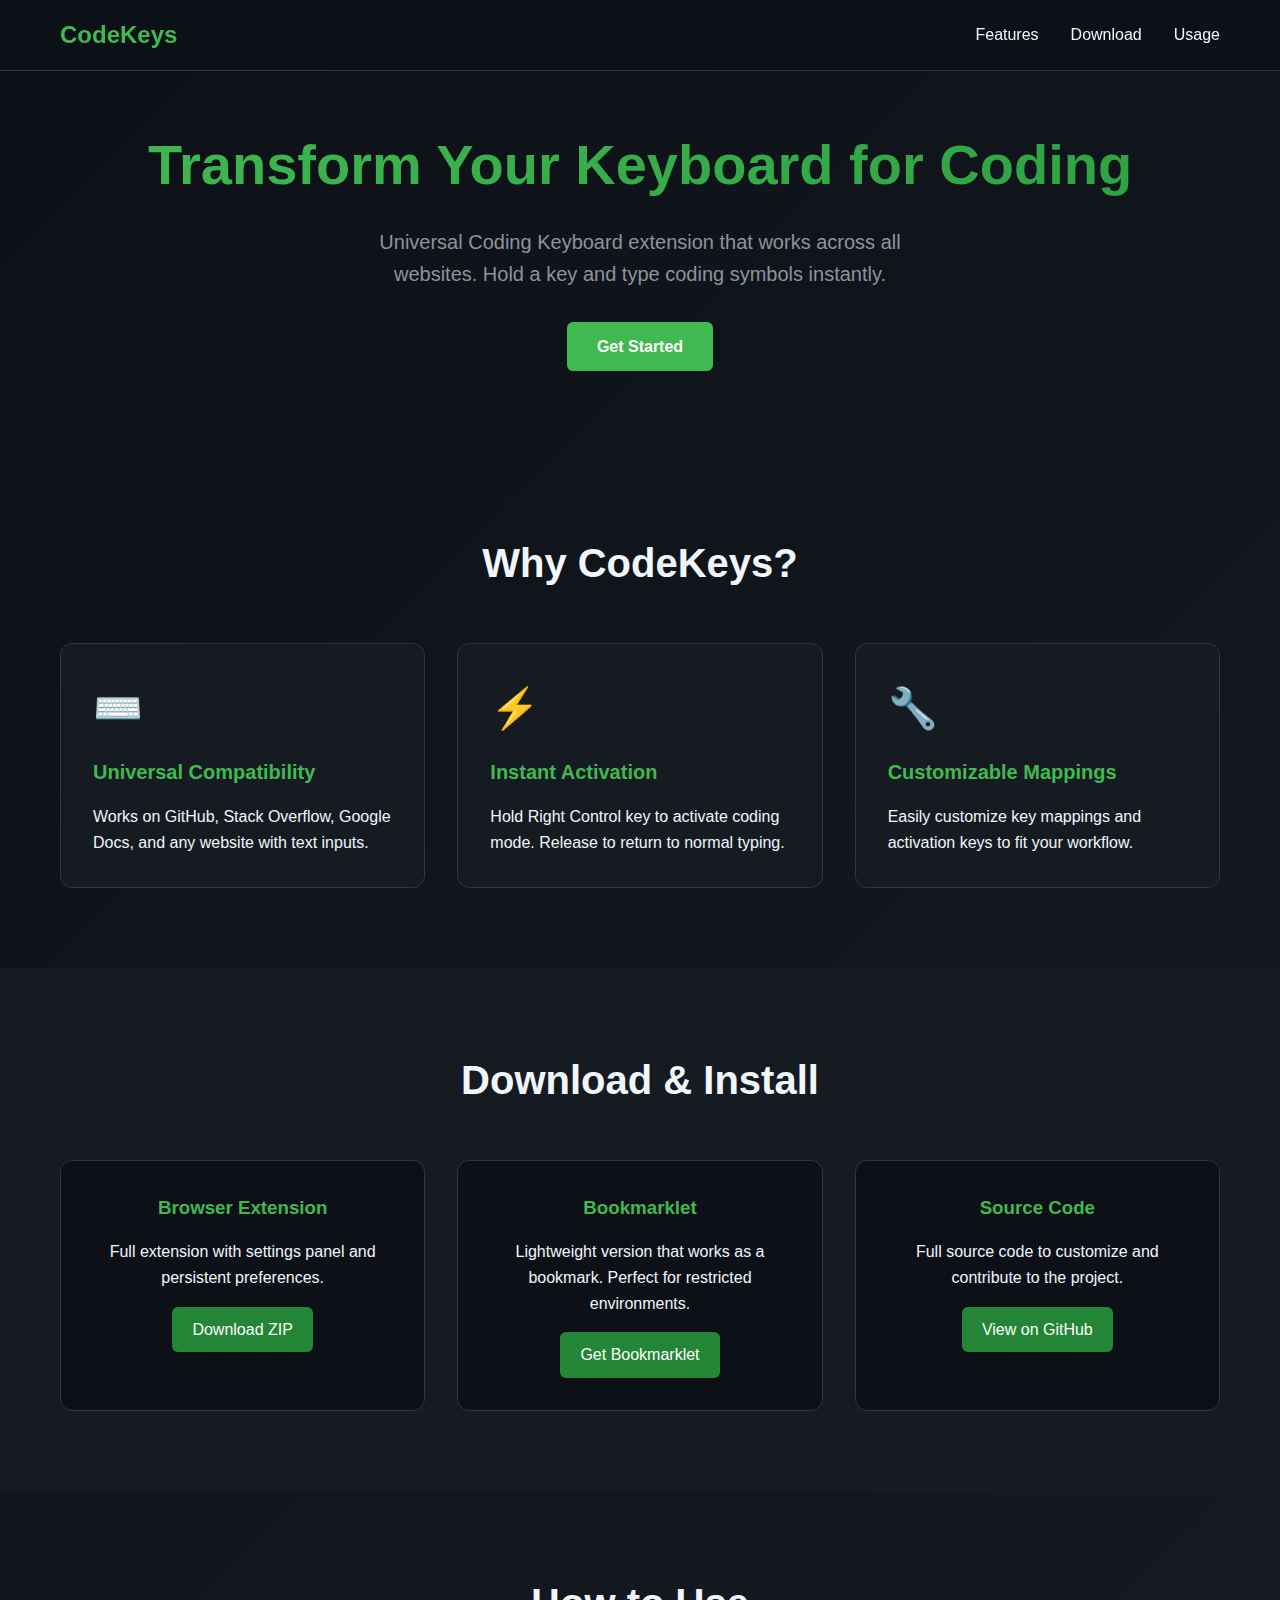
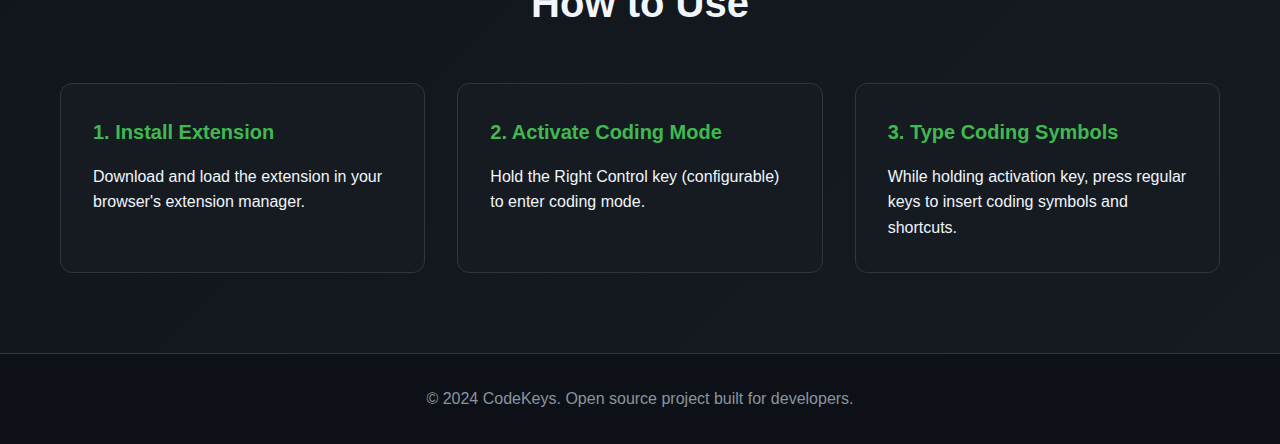
<file: index.html>
<!DOCTYPE html>
<html lang="en">
<head>
    <meta charset="UTF-8">
    <meta name="viewport" content="width=device-width, initial-scale=1.0">
    <title>CodeKeys - Universal Coding Keyboard</title>
    <style>
        * {
            margin: 0;
            padding: 0;
            box-sizing: border-box;
        }

        body {
            font-family: -apple-system, BlinkMacSystemFont, 'Segoe UI', sans-serif;
            background: linear-gradient(135deg, #0d1117 0%, #161b22 100%);
            color: #f0f6fc;
            line-height: 1.6;
        }

        .container {
            max-width: 1200px;
            margin: 0 auto;
            padding: 0 20px;
        }

        /* Header */
        header {
            background: rgba(13, 17, 23, 0.95);
            backdrop-filter: blur(10px);
            border-bottom: 1px solid #30363d;
            position: fixed;
            width: 100%;
            top: 0;
            z-index: 1000;
        }

        .nav {
            display: flex;
            justify-content: space-between;
            align-items: center;
            padding: 1rem 0;
        }

        .logo {
            font-size: 1.5rem;
            font-weight: 700;
            color: #3fb950;
            text-decoration: none;
        }

        .nav-links {
            display: flex;
            gap: 2rem;
        }

        .nav-links a {
            color: #f0f6fc;
            text-decoration: none;
            transition: color 0.3s;
        }

        .nav-links a:hover {
            color: #3fb950;
        }

        /* Hero Section */
        .hero {
            padding: 120px 0 80px;
            text-align: center;
        }

        .hero h1 {
            font-size: 3.5rem;
            margin-bottom: 1rem;
            background: linear-gradient(135deg, #3fb950 0%, #2ea043 100%);
            -webkit-background-clip: text;
            -webkit-text-fill-color: transparent;
        }

        .hero p {
            font-size: 1.25rem;
            color: #8b949e;
            margin-bottom: 2rem;
            max-width: 600px;
            margin-left: auto;
            margin-right: auto;
        }

        .cta-button {
            display: inline-block;
            background: #3fb950;
            color: white;
            padding: 12px 30px;
            border-radius: 6px;
            text-decoration: none;
            font-weight: 600;
            transition: background 0.3s;
        }

        .cta-button:hover {
            background: #2ea043;
        }

        /* Features */
        .features {
            padding: 80px 0;
        }

        .section-title {
            text-align: center;
            font-size: 2.5rem;
            margin-bottom: 3rem;
            color: #f0f6fc;
        }

        .features-grid {
            display: grid;
            grid-template-columns: repeat(auto-fit, minmax(300px, 1fr));
            gap: 2rem;
        }

        .feature-card {
            background: #161b22;
            border: 1px solid #30363d;
            border-radius: 12px;
            padding: 2rem;
            transition: transform 0.3s, border-color 0.3s;
        }

        .feature-card:hover {
            transform: translateY(-5px);
            border-color: #3fb950;
        }

        .feature-icon {
            font-size: 2.5rem;
            margin-bottom: 1rem;
        }

        .feature-card h3 {
            font-size: 1.25rem;
            margin-bottom: 1rem;
            color: #3fb950;
        }

        /* Download Section */
        .download {
            padding: 80px 0;
            text-align: center;
            background: #161b22;
        }

        .download-options {
            display: grid;
            grid-template-columns: repeat(auto-fit, minmax(250px, 1fr));
            gap: 2rem;
            margin-top: 3rem;
        }

        .download-card {
            background: #0d1117;
            border: 1px solid #30363d;
            border-radius: 12px;
            padding: 2rem;
        }

        .download-card h3 {
            color: #3fb950;
            margin-bottom: 1rem;
        }

        .download-btn {
            display: inline-block;
            background: #238636;
            color: white;
            padding: 10px 20px;
            border-radius: 6px;
            text-decoration: none;
            margin-top: 1rem;
            transition: background 0.3s;
        }

        .download-btn:hover {
            background: #2ea043;
        }

        /* Footer */
        footer {
            background: #0d1117;
            border-top: 1px solid #30363d;
            padding: 2rem 0;
            text-align: center;
            color: #8b949e;
        }

        /* Responsive */
        @media (max-width: 768px) {
            .hero h1 {
                font-size: 2.5rem;
            }
            
            .nav-links {
                display: none;
            }
        }
    </style>
</head>
<body>
    <header>
        <div class="container">
            <nav class="nav">
                <a href="#" class="logo">CodeKeys</a>
                <div class="nav-links">
                    <a href="#features">Features</a>
                    <a href="#download">Download</a>
                    <a href="#usage">Usage</a>
                </div>
            </nav>
        </div>
    </header>

    <section class="hero">
        <div class="container">
            <h1>Transform Your Keyboard for Coding</h1>
            <p>Universal Coding Keyboard extension that works across all websites. Hold a key and type coding symbols instantly.</p>
            <a href="#download" class="cta-button">Get Started</a>
        </div>
    </section>

    <section id="features" class="features">
        <div class="container">
            <h2 class="section-title">Why CodeKeys?</h2>
            <div class="features-grid">
                <div class="feature-card">
                    <div class="feature-icon">⌨️</div>
                    <h3>Universal Compatibility</h3>
                    <p>Works on GitHub, Stack Overflow, Google Docs, and any website with text inputs.</p>
                </div>
                <div class="feature-card">
                    <div class="feature-icon">⚡</div>
                    <h3>Instant Activation</h3>
                    <p>Hold Right Control key to activate coding mode. Release to return to normal typing.</p>
                </div>
                <div class="feature-card">
                    <div class="feature-icon">🔧</div>
                    <h3>Customizable Mappings</h3>
                    <p>Easily customize key mappings and activation keys to fit your workflow.</p>
                </div>
            </div>
        </div>
    </section>

    <section id="download" class="download">
        <div class="container">
            <h2 class="section-title">Download & Install</h2>
            <div class="download-options">
                <div class="download-card">
                    <h3>Browser Extension</h3>
                    <p>Full extension with settings panel and persistent preferences.</p>
                    <a href="https://github.com/yourusername/coding-keyboard/archive/main.zip" class="download-btn">Download ZIP</a>
                </div>
                <div class="download-card">
                    <h3>Bookmarklet</h3>
                    <p>Lightweight version that works as a bookmark. Perfect for restricted environments.</p>
                    <a href="#bookmarklet" class="download-btn">Get Bookmarklet</a>
                </div>
                <div class="download-card">
                    <h3>Source Code</h3>
                    <p>Full source code to customize and contribute to the project.</p>
                    <a href="https://github.com/yourusername/coding-keyboard" class="download-btn">View on GitHub</a>
                </div>
            </div>
        </div>
    </section>

    <section id="usage" class="features">
        <div class="container">
            <h2 class="section-title">How to Use</h2>
            <div class="features-grid">
                <div class="feature-card">
                    <h3>1. Install Extension</h3>
                    <p>Download and load the extension in your browser's extension manager.</p>
                </div>
                <div class="feature-card">
                    <h3>2. Activate Coding Mode</h3>
                    <p>Hold the Right Control key (configurable) to enter coding mode.</p>
                </div>
                <div class="feature-card">
                    <h3>3. Type Coding Symbols</h3>
                    <p>While holding activation key, press regular keys to insert coding symbols and shortcuts.</p>
                </div>
            </div>
        </div>
    </section>

    <footer>
        <div class="container">
            <p>&copy; 2024 CodeKeys. Open source project built for developers.</p>
        </div>
    </footer>

    <script>
        // Smooth scrolling for navigation links
        document.querySelectorAll('a[href^="#"]').forEach(anchor => {
            anchor.addEventListener('click', function (e) {
                e.preventDefault();
                document.querySelector(this.getAttribute('href')).scrollIntoView({
                    behavior: 'smooth'
                });
            });
        });

        // Add bookmarklet section dynamically
        const bookmarkletCode = `javascript:(function(){${encodeURIComponent(`
            class CodingKeyboard {
                constructor() {
                    this.enabled = true;
                    this.keyMappings = {
                        'semicolon': ';', 'quote': '"', 'backquote': '\`',
                        'bracketLeft': '{', 'bracketRight': '}', 'slash': '/',
                        'backslash': '\\\\', 'equal': '=', 'minus': '-',
                        'comma': ',', 'period': '.', 'KeyP': 'console.log();',
                        'KeyF': 'function() {}', 'KeyA': '=> {}'
                    };
                    this.activationKey = 'ControlRight';
                    this.isActive = false;
                    this.init();
                }
                init() {
                    this.setupEventListeners();
                    this.createStatusIndicator();
                    alert('Coding Keyboard Activated!\\\\nHold RIGHT CONTROL + keys for coding shortcuts.');
                }
                setupEventListeners() {
                    document.addEventListener('keydown', (e) => {
                        if (e.code === this.activationKey) {
                            this.isActive = true;
                            this.updateStatusIndicator();
                            return;
                        }
                        if (this.isActive && this.keyMappings[e.code]) {
                            e.preventDefault();
                            this.insertText(this.keyMappings[e.code]);
                        }
                    }, true);
                    document.addEventListener('keyup', (e) => {
                        if (e.code === this.activationKey) {
                            this.isActive = false;
                            this.updateStatusIndicator();
                        }
                    }, true);
                }
                insertText(text) {
                    const activeElement = document.activeElement;
                    if (activeElement && this.isEditable(activeElement)) {
                        if (activeElement.isContentEditable) {
                            document.execCommand('insertText', false, text);
                        } else if (activeElement.tagName === 'INPUT' || activeElement.tagName === 'TEXTAREA') {
                            const start = activeElement.selectionStart;
                            const end = activeElement.selectionEnd;
                            activeElement.value = activeElement.value.substring(0, start) + text + activeElement.value.substring(end);
                            activeElement.selectionStart = activeElement.selectionEnd = start + text.length;
                        }
                        activeElement.dispatchEvent(new Event('input', {bubbles: true}));
                    }
                }
                isEditable(element) {
                    return (
                        element.tagName === 'TEXTAREA' ||
                        (element.tagName === 'INPUT' && ['text','search','email','url'].includes(element.type)) ||
                        element.isContentEditable
                    );
                }
                createStatusIndicator() {
                    this.statusIndicator = document.createElement('div');
                    this.statusIndicator.innerHTML = '<div style="position:fixed;top:10px;right:10px;z-index:10000;background:#1a1f24;color:white;padding:8px 12px;border-radius:6px;font-family:-apple-system;font-size:12px;border:1px solid #30363d;"><span>CodeKeys: </span><span id="codeKeysStatus">READY</span></div>';
                    document.body.appendChild(this.statusIndicator);
                    this.statusElement = document.getElementById('codeKeysStatus');
                }
                updateStatusIndicator() {
                    if (this.statusElement) {
                        this.statusElement.textContent = this.isActive ? 'ACTIVE' : 'READY';
                        this.statusElement.style.color = this.isActive ? '#3fb950' : '#d29922';
                    }
                }
            }
            if (!window.codingKeyboard) window.codingKeyboard = new CodingKeyboard();
        `)}})();`;

        // Add bookmarklet instructions when clicking the bookmarklet download
        document.addEventListener('click', function(e) {
            if (e.target.getAttribute('href') === '#bookmarklet') {
                e.preventDefault();
                const instructions = `
                    <div style="position:fixed;top:0;left:0;width:100%;height:100%;background:rgba(0,0,0,0.8);display:flex;align-items:center;justify-content:center;z-index:10000;">
                        <div style="background:#161b22;padding:2rem;border-radius:12px;border:1px solid #30363d;max-width:500px;width:90%;">
                            <h3 style="color:#3fb950;margin-bottom:1rem;">Bookmarklet Instructions</h3>
                            <p style="margin-bottom:1rem;">1. Drag this link to your bookmarks bar:</p>
                            <a href="${bookmarkletCode}" style="display:block;background:#238636;color:white;padding:10px;border-radius:6px;text-decoration:none;text-align:center;margin-bottom:1rem;">CodeKeys Bookmarklet</a>
                            <p style="margin-bottom:1rem;">2. Or create a new bookmark with this URL:</p>
                            <textarea style="width:100%;height:80px;background:#0d1117;border:1px solid #30363d;color:#f0f6fc;padding:10px;border-radius:6px;font-family:monospace;font-size:12px;" readonly>${bookmarkletCode}</textarea>
                            <button onclick="this.closest('div').style.display='none'" style="background:#f85149;color:white;border:none;padding:10px 20px;border-radius:6px;cursor:pointer;margin-top:1rem;width:100%;">Close</button>
                        </div>
                    </div>
                `;
                document.body.insertAdjacentHTML('beforeend', instructions);
            }
        });
    </script>
</body>
</html>
</file>
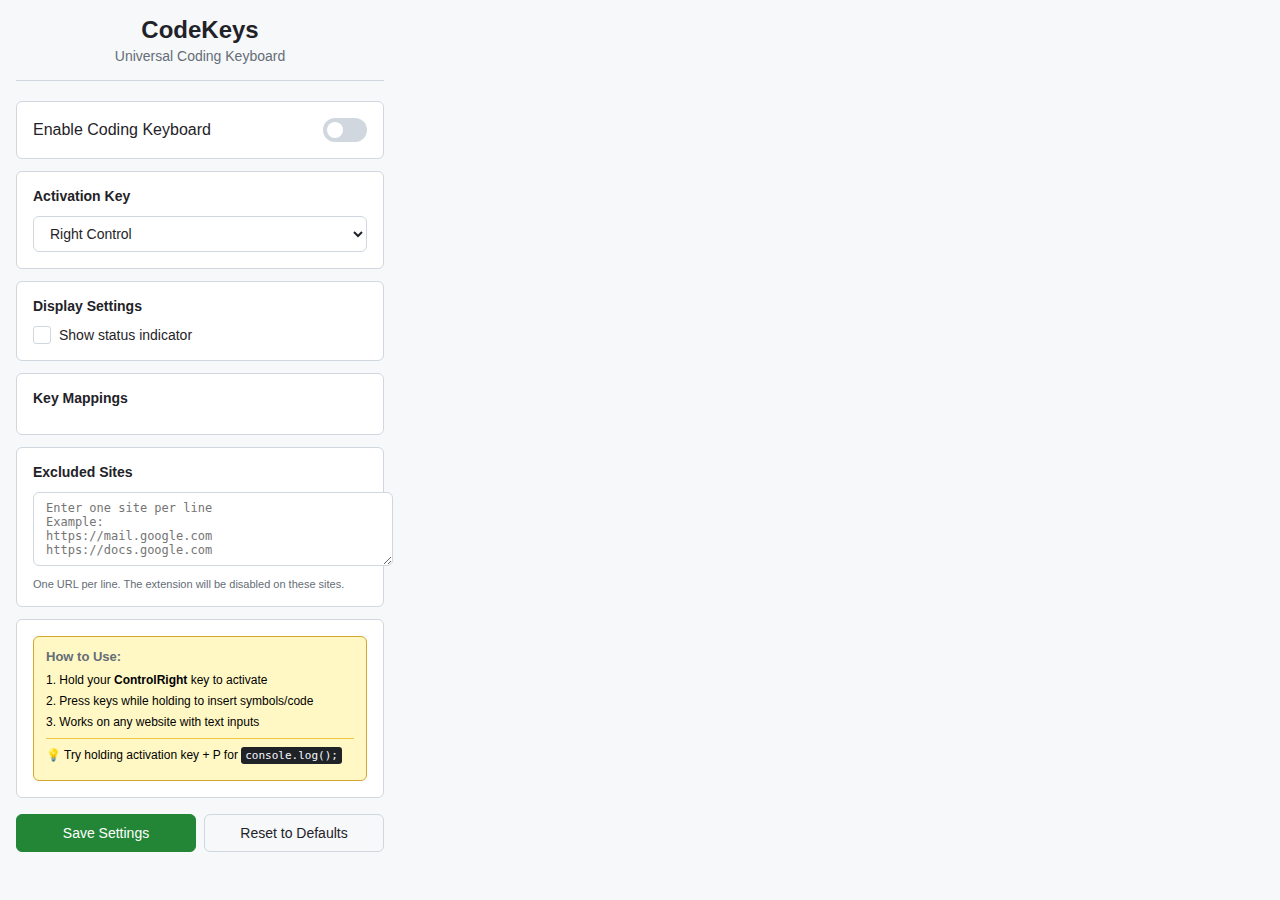
<file: popup.html>
<!DOCTYPE html>
<html>
<head>
  <meta charset="utf-8">
  <link rel="stylesheet" href="popup.css">
</head>
<body>
  <div class="container">
    <div class="header">
      <h1>CodeKeys</h1>
      <p class="subtitle">Universal Coding Keyboard</p>
    </div>
    
    <div class="section">
      <div class="toggle-section">
        <span class="toggle-label">Enable Coding Keyboard</span>
        <label class="switch">
          <input type="checkbox" id="toggleEnabled">
          <span class="slider"></span>
        </label>
      </div>
    </div>

    <div class="section">
      <h3>Activation Key</h3>
      <select id="activationKey" class="select">
        <option value="ControlRight">Right Control</option>
        <option value="ControlLeft">Left Control</option>
        <option value="AltRight">Right Alt</option>
        <option value="AltLeft">Left Alt</option>
        <option value="ShiftRight">Right Shift</option>
        <option value="ShiftLeft">Left Shift</option>
        <option value="CapsLock">Caps Lock</option>
      </select>
    </div>

    <div class="section">
      <h3>Display Settings</h3>
      <div class="checkbox-group">
        <label class="checkbox">
          <input type="checkbox" id="showStatus">
          <span class="checkmark"></span>
          Show status indicator
        </label>
      </div>
    </div>

    <div class="section">
      <h3>Key Mappings</h3>
      <div class="mappings-container">
        <div id="mappingsList" class="mappings-list"></div>
      </div>
    </div>

    <div class="section">
      <h3>Excluded Sites</h3>
      <div class="excluded-sites">
        <textarea id="excludedSites" placeholder="Enter one site per line&#10;Example:&#10;https://mail.google.com&#10;https://docs.google.com" rows="4"></textarea>
        <p class="help-text">One URL per line. The extension will be disabled on these sites.</p>
      </div>
    </div>

    <div class="section">
      <div class="instructions">
        <h4>How to Use:</h4>
        <p>1. Hold your <strong id="currentActivationKey">ControlRight</strong> key to activate</p>
        <p>2. Press keys while holding to insert symbols/code</p>
        <p>3. Works on any website with text inputs</p>
        <p class="shortcut-hint">💡 Try holding activation key + P for <code>console.log();</code></p>
      </div>
    </div>

    <div class="footer">
      <button id="saveSettings" class="btn btn-primary">Save Settings</button>
      <button id="resetSettings" class="btn btn-secondary">Reset to Defaults</button>
    </div>
  </div>

  <script src="popup.js"></script>
</body>
</html>
</file>
<file: popup.css>
body {
  width: 400px;
  margin: 0;
  font-family: -apple-system, BlinkMacSystemFont, 'Segoe UI', sans-serif;
  background: #f6f8fa;
}

.container {
  padding: 16px;
}

.header {
  text-align: center;
  margin-bottom: 20px;
  padding-bottom: 16px;
  border-bottom: 1px solid #d0d7de;
}

.header h1 {
  margin: 0 0 4px 0;
  font-size: 24px;
  color: #1f2328;
}

.subtitle {
  margin: 0;
  font-size: 14px;
  color: #656d76;
}

.section {
  background: white;
  padding: 16px;
  margin-bottom: 12px;
  border: 1px solid #d0d7de;
  border-radius: 6px;
}

.section h3 {
  margin: 0 0 12px 0;
  font-size: 14px;
  color: #1f2328;
}

.toggle-section {
  display: flex;
  justify-content: space-between;
  align-items: center;
}

.toggle-label {
  font-weight: 500;
  color: #1f2328;
}

.switch {
  position: relative;
  display: inline-block;
  width: 44px;
  height: 24px;
}

.switch input {
  opacity: 0;
  width: 0;
  height: 0;
}

.slider {
  position: absolute;
  cursor: pointer;
  top: 0;
  left: 0;
  right: 0;
  bottom: 0;
  background-color: #d0d7de;
  transition: .2s;
  border-radius: 24px;
}

.slider:before {
  position: absolute;
  content: "";
  height: 16px;
  width: 16px;
  left: 4px;
  bottom: 4px;
  background-color: white;
  transition: .2s;
  border-radius: 50%;
}

input:checked + .slider {
  background-color: #238636;
}

input:checked + .slider:before {
  transform: translateX(20px);
}

.select {
  width: 100%;
  padding: 8px 12px;
  border: 1px solid #d0d7de;
  border-radius: 6px;
  background: white;
  font-size: 14px;
  color: #1f2328;
}

.checkbox-group {
  display: flex;
  flex-direction: column;
  gap: 8px;
}

.checkbox {
  display: flex;
  align-items: center;
  cursor: pointer;
  font-size: 14px;
  color: #1f2328;
}

.checkbox input {
  opacity: 0;
  position: absolute;
}

.checkmark {
  width: 16px;
  height: 16px;
  border: 1px solid #d0d7de;
  border-radius: 3px;
  margin-right: 8px;
  background: white;
  position: relative;
}

.checkbox input:checked + .checkmark {
  background: #238636;
  border-color: #238636;
}

.checkbox input:checked + .checkmark:after {
  content: "✓";
  position: absolute;
  color: white;
  font-size: 12px;
  top: 50%;
  left: 50%;
  transform: translate(-50%, -50%);
}

.mappings-container {
  max-height: 200px;
  overflow-y: auto;
}

.mappings-list {
  display: grid;
  grid-template-columns: 1fr 1fr;
  gap: 8px;
}

.mapping-item {
  display: flex;
  justify-content: space-between;
  align-items: center;
  padding: 8px;
  background: #f6f8fa;
  border-radius: 4px;
  border: 1px solid #d0d7de;
}

.key {
  font-family: 'Monaco', 'Menlo', 'Ubuntu Mono', monospace;
  background: #d0d7de;
  padding: 2px 6px;
  border-radius: 3px;
  font-size: 11px;
  font-weight: 600;
}

.symbol {
  font-family: 'Monaco', 'Menlo', 'Ubuntu Mono', monospace;
  font-size: 12px;
  color: #1f2328;
}

.excluded-sites textarea {
  width: 100%;
  padding: 8px 12px;
  border: 1px solid #d0d7de;
  border-radius: 6px;
  font-size: 12px;
  font-family: 'Monaco', 'Menlo', 'Ubuntu Mono', monospace;
  resize: vertical;
  background: white;
}

.help-text {
  font-size: 11px;
  color: #656d76;
  margin: 8px 0 0 0;
}

.instructions {
  background: #fff8c5;
  padding: 12px;
  border-radius: 6px;
  border: 1px solid #d4a72c;
}

.instructions h4 {
  margin: 0 0 8px 0;
  color: #656d76;
  font-size: 13px;
}

.instructions p {
  margin: 4px 0;
  font-size: 12px;
  line-height: 1.4;
}

.shortcut-hint {
  margin-top: 8px !important;
  padding-top: 8px;
  border-top: 1px solid #f0c443;
}

.instructions code {
  background: #1f2328;
  color: #f6f8fa;
  padding: 2px 4px;
  border-radius: 3px;
  font-size: 11px;
}

.footer {
  display: flex;
  gap: 8px;
  margin-top: 16px;
}

.btn {
  flex: 1;
  padding: 10px 16px;
  border: 1px solid #d0d7de;
  border-radius: 6px;
  font-size: 14px;
  font-weight: 500;
  cursor: pointer;
  transition: all 0.2s;
}

.btn-primary {
  background: #238636;
  color: white;
  border-color: #238636;
}

.btn-primary:hover {
  background: #2ea043;
}

.btn-secondary {
  background: #f6f8fa;
  color: #1f2328;
}

.btn-secondary:hover {
  background: #eaeef2;
}

/* Scrollbar styling */
.mappings-container::-webkit-scrollbar {
  width: 6px;
}

.mappings-container::-webkit-scrollbar-track {
  background: #f6f8fa;
  border-radius: 3px;
}

.mappings-container::-webkit-scrollbar-thumb {
  background: #d0d7de;
  border-radius: 3px;
}

.mappings-container::-webkit-scrollbar-thumb:hover {
  background: #afb8c1;
}
</file>
